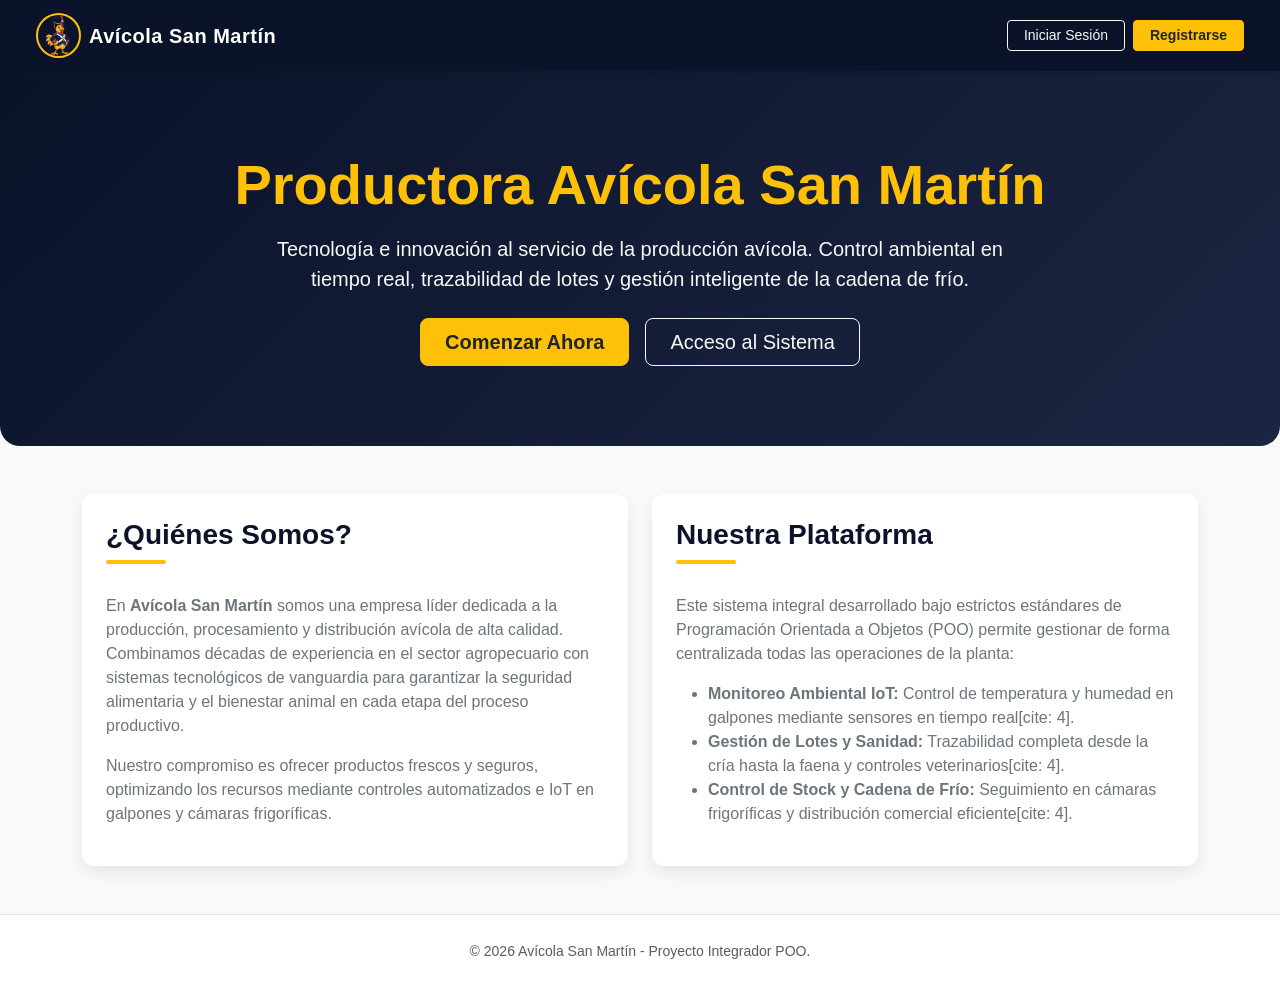
<file: superProyectoAvicola/public/index.html>
<!DOCTYPE html>
<html lang="es">
<head>
    <meta charset="UTF-8">
    <meta name="viewport" content="width=device-width, initial-scale=1.0">
    <title>Avícola San Martín - Inicio</title>
    <!-- Bootstrap CSS -->
    <link href="https://cdn.jsdelivr.net/npm/bootstrap@5.3.0/dist/css/bootstrap.min.css" rel="stylesheet">
    <!-- CSS Exclusivo del Index -->
    <link rel="stylesheet" href="css/index.css">
</head>
<body>

    <!-- Navbar con el nombre y el logo -->
    <nav class="navbar navbar-expand-lg navbar-dark px-4">
        <div class="container-fluid">
            <a class="navbar-brand d-flex align-items-center gap-2" href="index.html">
                <!-- Asegúrate de guardar la imagen del logo en src/main/webapp/img/logo.jpg -->
                <img src="img/logo.png" alt="Logo Avícola San Martín">
                <span>Avícola San Martín</span>
            </a>
            <div class="d-flex gap-2">
                <a href="login.html" class="btn btn-outline-light btn-sm px-3">Iniciar Sesión</a>
                <a href="register.html" class="btn btn-warning btn-sm px-3 text-dark fw-bold">Registrarse</a>
            </div>
        </div>
    </nav>

    <!-- Sección Hero de Presentación -->
    <header class="hero-section text-center">
        <div class="container">
            <h1 class="display-4 mb-3"> Productora Avícola San Martín</h1>
            <p class="lead text-light mb-4 col-md-8 mx-auto">
                Tecnología e innovación al servicio de la producción avícola. Control ambiental en tiempo real, trazabilidad de lotes y gestión inteligente de la cadena de frío.
            </p>
            <div class="d-flex justify-content-center gap-3">
                <a href="register.html" class="btn btn-warning btn-lg text-dark fw-bold px-4">Comenzar Ahora</a>
                <a href="login.html" class="btn btn-outline-light btn-lg px-4">Acceso al Sistema</a>
            </div>
        </div>
    </header>

    <!-- Contenido Principal (Breve introducción y Quiénes somos) -->
    <main class="container my-5">
        <div class="row g-4">
            <!-- Quiénes Somos -->
            <div class="col-md-6">
                <div class="card card-custom p-4 h-100 bg-white">
                    <h3 class="section-title">¿Quiénes Somos?</h3>
                    <p class="text-secondary">
                        En <strong>Avícola San Martín</strong> somos una empresa líder dedicada a la producción, procesamiento y distribución avícola de alta calidad. Combinamos décadas de experiencia en el sector agropecuario con sistemas tecnológicos de vanguardia para garantizar la seguridad alimentaria y el bienestar animal en cada etapa del proceso productivo.
                    </p>
                    <p class="text-secondary">
                        Nuestro compromiso es ofrecer productos frescos y seguros, optimizando los recursos mediante controles automatizados e IoT en galpones y cámaras frigoríficas.
                    </p>
                </div>
            </div>

            <!-- Qué encontrarás en la plataforma -->
            <div class="col-md-6">
                <div class="card card-custom p-4 h-100 bg-white">
                    <h3 class="section-title">Nuestra Plataforma</h3>
                    <p class="text-secondary">
                        Este sistema integral desarrollado bajo estrictos estándares de Programación Orientada a Objetos (POO) permite gestionar de forma centralizada todas las operaciones de la planta:
                    </p>
                    <ul class="text-secondary">
                        <li><strong>Monitoreo Ambiental IoT:</strong> Control de temperatura y humedad en galpones mediante sensores en tiempo real[cite: 4].</li>
                        <li><strong>Gestión de Lotes y Sanidad:</strong> Trazabilidad completa desde la cría hasta la faena y controles veterinarios[cite: 4].</li>
                        <li><strong>Control de Stock y Cadena de Frío:</strong> Seguimiento en cámaras frigoríficas y distribución comercial eficiente[cite: 4].</li>
                    </ul>
                </div>
            </div>
        </div>
    </main>

    <!-- Footer -->
    <footer class="text-center py-4 text-muted bg-white border-top mt-5">
        <small>&copy; 2026 Avícola San Martín - Proyecto Integrador POO.</small>
    </footer>

    <!-- Script Exclusivo del Index -->
    <script src="js/index.js"></script>
</body>
</html>
</file>
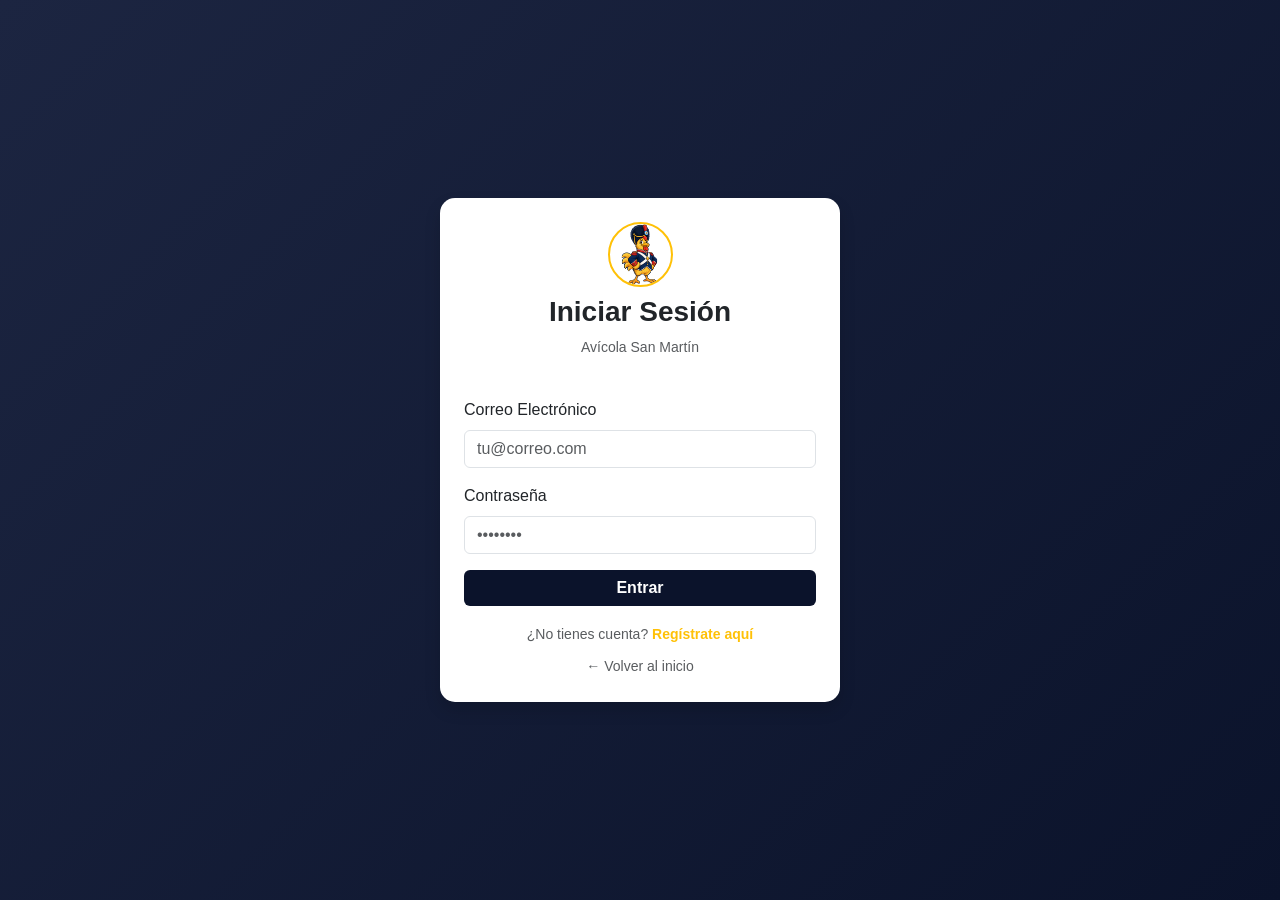
<file: superProyectoAvicola/public/camaras.html>
<!DOCTYPE html>
<html lang="es">
<head>
    <meta charset="UTF-8">
    <meta name="viewport" content="width=device-width, initial-scale=1.0">
    <title>Avícola San Martín - Cámaras Frigoríficas</title>
    <link rel="stylesheet" href="css/dashboard.css">
    <link rel="stylesheet" href="css/stock.css"> <!-- Reutilizamos estilos limpios de tablas y tarjetas -->
</head>
<body>
    <header class="navbar">
        <div class="logo-container">
            <img src="img/logo.png" alt="Avícola San Martín" class="logo">
            <h2>Avícola San Martín</h2>
        </div>
        <div class="user-info">
            <span id="userEmail">Cargando usuario...</span>
            <button id="btnLogout" class="btn-logout" type="button">Cerrar Sesión</button>
        </div>
    </header>

    <div class="main-container">
        <aside class="sidebar">
            <nav>
                <ul>
                    <li><a href="dashboard.html"> Panel Principal</a></li>
                    <li><a href="produccion.html"> Producción</a></li>
                    <li><a href="galpones.html"> Galpones y Aves</a></li>
                    <li><a href="sensores.html"> Sensores y Clima</a></li>
                    <li><a href="ventas.html"> Clientes y Ventas</a></li>
                    <li><a href="stock.html"> Stock e Insumos</a></li>
                    <li><a href="camaras.html" class="active"> Cámaras y Frío</a></li>
                    <li><a href="sanidad.html"> Sanidad y Lotes</a></li>
                </ul>
            </nav>
        </aside>

        <main class="content">
            <div class="welcome-banner">
                <h1>Control de Cámaras Frigoríficas</h1>
                <p>Monitoreo en tiempo real de la capacidad y el estado de la cadena de frío.</p>
            </div>

            <section class="cards-grid">
                <div class="card">
                    <h3>Cámaras Activas</h3>
                    <p class="card-value" id="totalCamarasCard">0</p>
                </div>
            </section>

            <div class="card table-card" style="margin-top: 1.5rem;">
                <h3>Estado de Cámaras Frigoríficas</h3>
                <div class="table-responsive">
                    <table class="data-table">
                        <thead>
                            <tr>
                                <th>ID Cámara</th>
                                <th>Capacidad (Unidades/Kg)</th>
                                <th>Estado de Cadena de Frío</th>
                            </tr>
                        </thead>
                        <tbody id="tablaCamarasBody">
                            <tr>
                                <td colspan="3" class="fila-vacia">Cargando cámaras...</td>
                            </tr>
                        </tbody>
                    </table>
                </div>
            </div>
        </main>
    </div>

    <script src="js/camaras.js"></script>
</body>
</html>
</file>
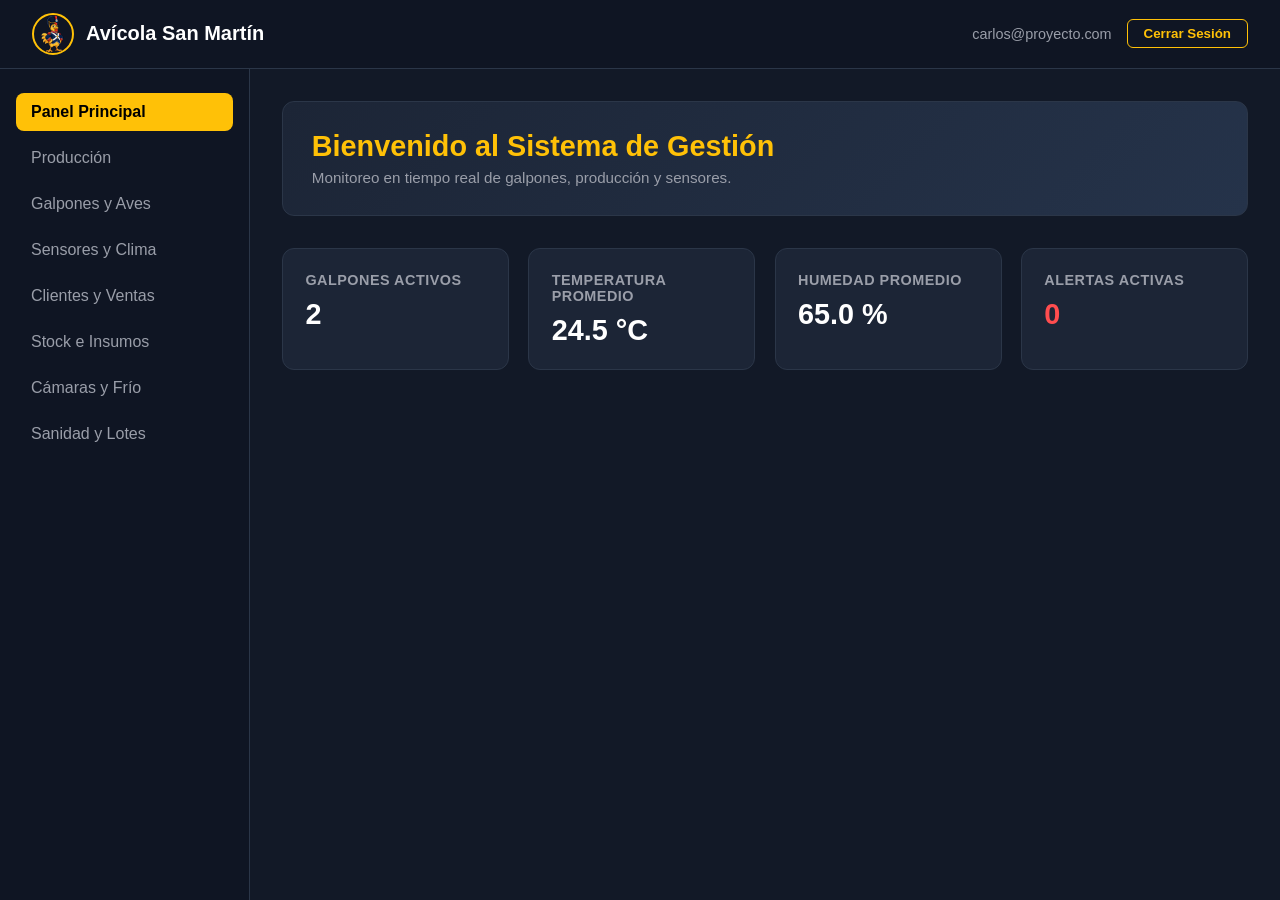
<file: superProyectoAvicola/public/dashboard.html>
<!DOCTYPE html>
<html lang="es">
<head>
    <meta charset="UTF-8">
    <meta name="viewport" content="width=device-width, initial-scale=1.0">
    <title>Avícola San Martín - Panel Principal</title>
    <link rel="stylesheet" href="css/dashboard.css">
</head>
<body>
    <!-- Barra de navegación superior -->
    <header class="navbar">
        <div class="logo-container">
            <img src="img/logo.png" alt="Avícola San Martín" class="logo">
            <h2>Avícola San Martín</h2>
        </div>
        <div class="user-info">
            <span id="userEmail">Cargando usuario...</span>
            <button id="btnLogout" class="btn-logout">Cerrar Sesión</button>
        </div>
    </header>

    <div class="main-container">
        <!-- Menú Lateral -->
        <aside class="sidebar">
            <nav>
                <ul>
                    <li><a href="#" class="active"> Panel Principal</a></li>
                    <li><a href="produccion.html"> Producción</a></li>
                    <li><a href="galpones.html"> Galpones y Aves</a></li>
                    <li><a href="sensores.html"> Sensores y Clima</a></li>
                    <li><a href="ventas.html"> Clientes y Ventas</a></li>
                    <li><a href="stock.html"> Stock e Insumos</a></li>
                    <li><a href="camaras.html"> Cámaras y Frío</a></li>
                    <li><a href="sanidad.html"> Sanidad y Lotes</a></li>
                </ul>
            </nav>
        </aside>

        <!-- Contenido Central -->
        <main class="content">
            <section class="welcome-banner">
                <h1>Bienvenido al Sistema de Gestión</h1>
                <p>Monitoreo en tiempo real de galpones, producción y sensores.</p>
            </section>

            <!-- Tarjetas de Resumen / Métricas Rápidas -->
            <section class="cards-grid">
                <div class="card">
                    <h3>Galpones Activos</h3>
                    <p class="card-value" id="totalGalpones">--</p>
                </div>
                <div class="card">
                    <h3>Temperatura Promedio</h3>
                    <p class="card-value" id="tempPromedio">-- °C</p>
                </div>
                <div class="card">
                    <h3>Humedad Promedio</h3>
                    <p class="card-value" id="humedadPromedio">-- %</p>
                </div>
                <div class="card">
                    <h3>Alertas Activas</h3>
                    <p class="card-value alert-text" id="totalAlertas">0</p>
                </div>
            </section>
        </main>
    </div>

    <script src="js/dashboard.js"></script>
</body>
</html>
</file>
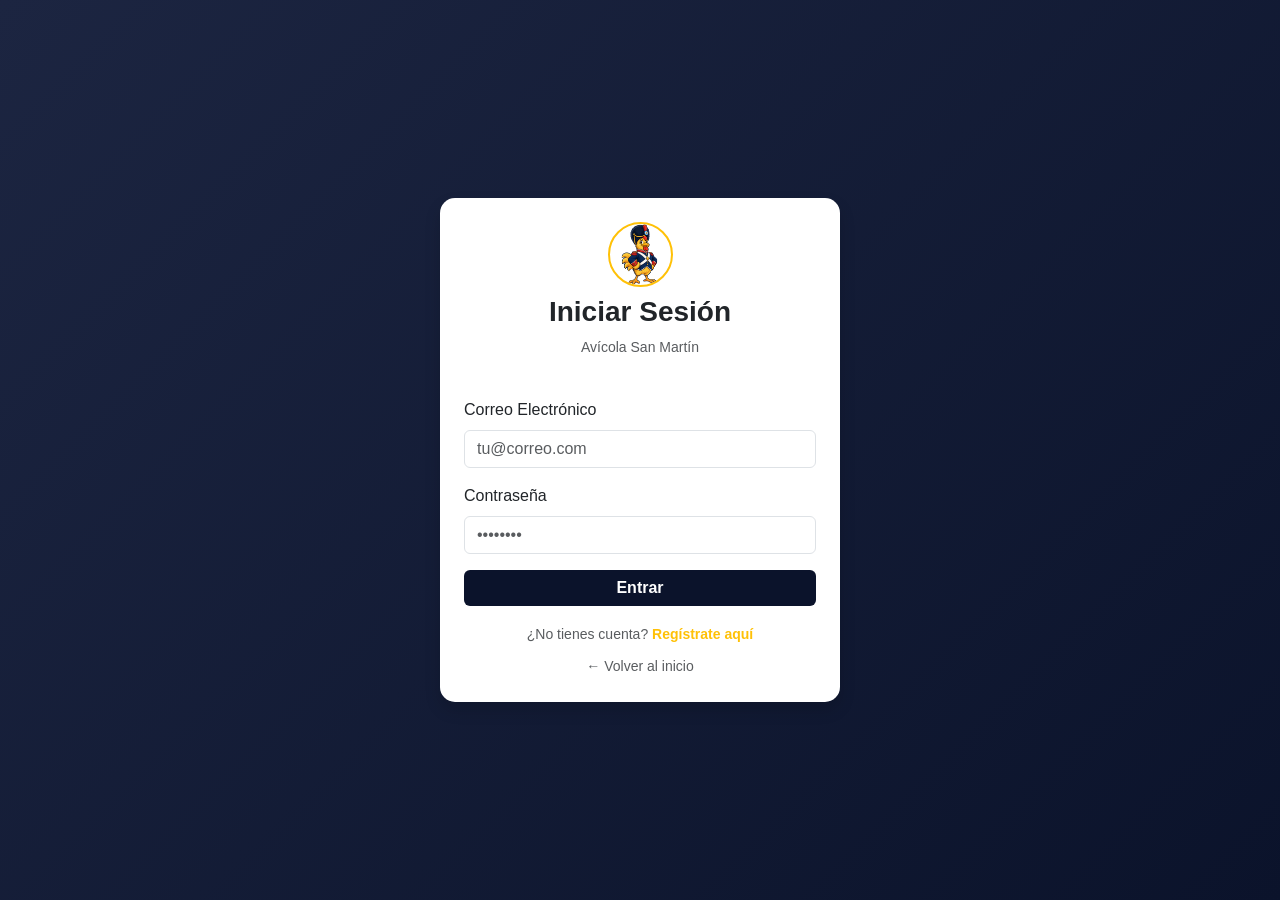
<file: superProyectoAvicola/public/galpones.html>
<!DOCTYPE html>
<html lang="es">
<head>
    <meta charset="UTF-8">
    <meta name="viewport" content="width=device-width, initial-scale=1.0">
    <title>Avícola San Martín - Galpones y Aves</title>
    <link rel="stylesheet" href="css/dashboard.css">
    <link rel="stylesheet" href="css/galpones.css">
</head>
<body>
    <!-- Barra de navegación superior -->
    <header class="navbar">
        <div class="logo-container">
            <img src="img/logo.png" alt="Avícola San Martín" class="logo">
            <h2>Avícola San Martín</h2>
        </div>
        <div class="user-info">
            <span id="userEmail">Cargando usuario...</span>
            <button id="btnLogout" class="btn-logout" type="button">Cerrar Sesión</button>
        </div>
    </header>

    <div class="main-container">
        <!-- Menú Lateral -->
        <aside class="sidebar">
            <nav>
                <ul>
                    <li><a href="dashboard.html"> Panel Principal</a></li>
                    <li><a href="produccion.html"> Producción</a></li>
                    <li><a href="galpones.html" class="active"> Galpones y Aves</a></li>
                    <li><a href="sensores.html"> Sensores y Clima</a></li>
                    <li><a href="ventas.html"> Clientes y Ventas</a></li>
                    <li><a href="stock.html"> Stock e Insumos</a></li>
                    <li><a href="camaras.html" > Cámaras y Frío</a></li>
                    <li><a href="sanidad.html"> Sanidad y Lotes</a></li>
                </ul>
            </nav>
        </aside>

        <!-- Contenido Central -->
        <main class="content">
            <div class="welcome-banner">
                <h1>Gestión de Galpones e Infraestructura</h1>
                <p>Administra los galpones de cría y el control de capacidad máxima de aves.</p>
            </div>

            <!-- Resumen de Métricas -->
            <section class="cards-grid">
                <div class="card">
                    <h3>Galpones Registrados</h3>
                    <p class="card-value" id="totalGalponesCard">0</p>
                </div>
            </section>

            <div class="galpones-grid-layout">
                <!-- Formulario de Registro (Solo visible/habilitado para Administradores) -->
                <div class="card form-card" id="cardFormularioGalpon">
                    <h3>Registrar Nuevo Galpón</h3>
                    <form id="formGalpon" novalidate>
                        <div class="mb-3">
                            <label for="nombreGalpon" class="form-label">Nombre del Galpón</label>
                            <input type="text" class="form-control" id="nombreGalpon" required placeholder="Ej: Galpón Norte de Engorde">
                        </div>
                        <div class="mb-3">
                            <label for="capacidadMaxima" class="form-label">Capacidad Máxima (Aves)</label>
                            <input type="number" class="form-control" id="capacidadMaxima" required min="1" placeholder="Ej: 5000">
                        </div>
                        <p class="form-error" id="mensajeErrorGalpon" role="alert"></p>
                        <button type="submit" class="btn-submit">Guardar Galpón</button>
                    </form>
                </div>

                <!-- Tabla de Datos -->
                <div class="card table-card">
                    <h3>Galpones Activos</h3>
                    <div class="table-responsive">
                        <table class="data-table">
                            <thead>
                                <tr>
                                    <th>ID</th>
                                    <th>Nombre del Galpón</th>
                                    <th>Capacidad Máxima</th>
                                </tr>
                            </thead>
                            <tbody id="tablaGalponesBody">
                                <tr>
                                    <td colspan="3" class="fila-vacia">Cargando galpones...</td>
                                </tr>
                            </tbody>
                        </table>
                    </div>
                </div>
            </div>
        </main>
    </div>

    <script src="js/galpones.js"></script>
</body>
</html>
</file>
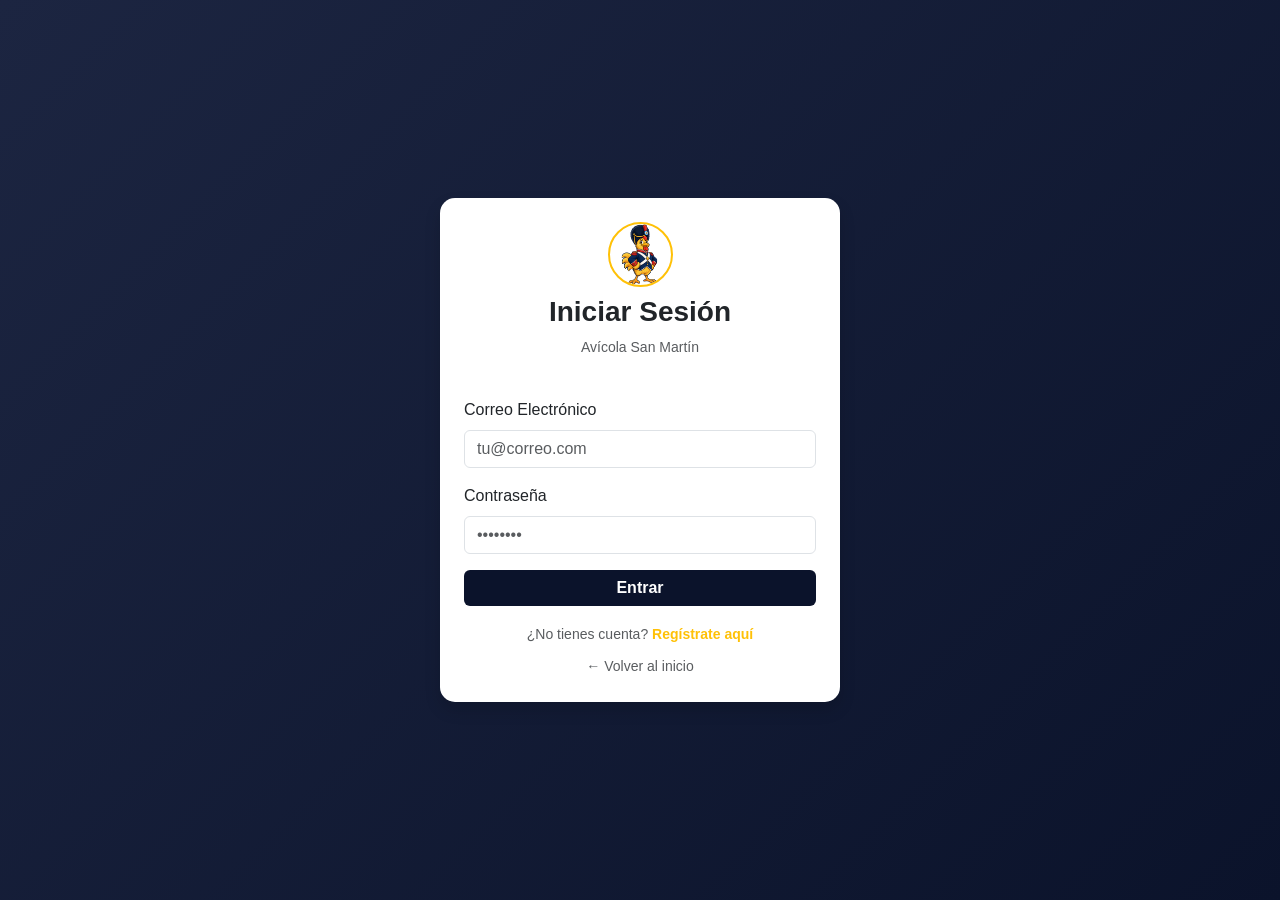
<file: superProyectoAvicola/public/login.html>
<!DOCTYPE html>
<html lang="es">
<head>
    <meta charset="UTF-8">
    <meta name="viewport" content="width=device-width, initial-scale=1.0">
    <title>Avícola San Martín - Iniciar Sesión</title>
    <link href="https://cdn.jsdelivr.net/npm/bootstrap@5.3.0/dist/css/bootstrap.min.css" rel="stylesheet">
    <link rel="stylesheet" href="css/login.css">
</head>
<body class="bg-light d-flex align-items-center justify-content-center vh-100">

    <div class="card shadow p-4" style="width: 100%; max-width: 400px;">
        <div class="text-center mb-4">
            <img src="img/logo.png" alt="Logo" width="60" height="60" class="rounded-circle border border-warning mb-2">
            <h3 class="fw-bold text-dark">Iniciar Sesión</h3>
            <p class="text-muted small">Avícola San Martín</p>
        </div>

        <form id="formLogin">
            <div class="mb-3">
                <label for="emailLogin" class="form-label">Correo Electrónico</label>
                <input type="email" class="form-control" id="emailLogin" required placeholder="tu@correo.com">
            </div>
            <div class="mb-3">
                <label for="passwordLogin" class="form-label">Contraseña</label>
                <input type="password" class="form-control" id="passwordLogin" required placeholder="••••••••">
            </div>
            <button type="submit" class="btn btn-dark w-100 fw-bold">Entrar</button>
        </form>

        <div class="text-center mt-3">
            <small class="text-muted">¿No tienes cuenta? <a href="register.html" class="text-decoration-none fw-bold text-warning">Regístrate aquí</a></small>
        </div>
        <div class="text-center mt-2">
            <a href="index.html" class="text-muted small text-decoration-none">← Volver al inicio</a>
        </div>
    </div>

    <!-- JS exclusivo de login -->
    <script src="js/login.js"></script>
</body>
</html>
</file>
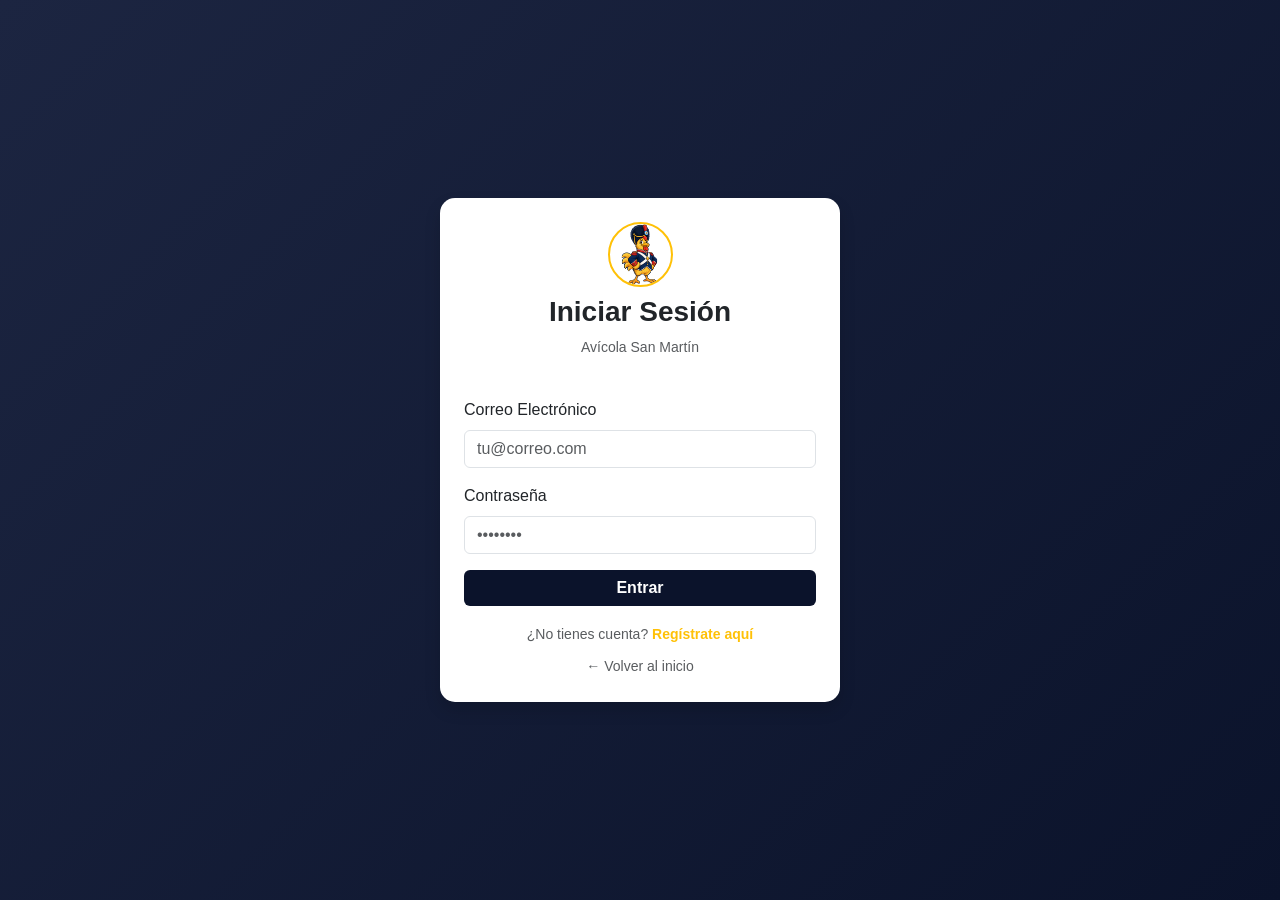
<file: superProyectoAvicola/public/produccion.html>
<!DOCTYPE html>
<html lang="es">
<head>
    <meta charset="UTF-8">
    <meta name="viewport" content="width=device-width, initial-scale=1.0">
    <title>Avícola San Martín - Producción</title>
    <link rel="stylesheet" href="css/dashboard.css">
    <link rel="stylesheet" href="css/produccion.css">
</head>
<body>
    <header class="navbar">
        <div class="logo-container">
            <img src="img/logo.png" alt="Avícola San Martín" class="logo">
            <h2>Avícola San Martín</h2>
        </div>
        <div class="user-info">
            <span id="userEmail">Cargando usuario...</span>
            <button id="btnLogout" class="btn-logout" type="button">Cerrar Sesión</button>
        </div>
    </header>

    <div class="main-container">
        <aside class="sidebar">
            <nav>
                <ul>
                    <li><a href="dashboard.html"> Panel Principal</a></li>
                    <li><a href="produccion.html" class="active"> Producción</a></li>
                    <li><a href="galpones.html"> Galpones y Aves</a></li>
                    <li><a href="sensores.html"> Sensores y Clima</a></li>
                    <li><a href="ventas.html"> Clientes y Ventas</a></li>
                    <li><a href="stock.html"> Stock e Insumos</a></li>
                    <li><a href="camaras.html"> Cámaras y Frío</a></li>
                    <li><a href="sanidad.html"> Sanidad y Lotes</a></li>
                </ul>
            </nav>
        </aside>

        <main class="content">
            <div class="welcome-banner">
                <h1>Gestión de Producción</h1>
                <p>Monitoreo y registro de las actividades productivas y operativas de la granja.</p>
            </div>

            <section class="cards-grid">
                <div class="card">
                    <h3>Registros Totales</h3>
                    <p class="card-value" id="totalRegistros">0</p>
                </div>
            </section>

            <div class="produccion-grid-layout">
                <section class="card form-card">
                    <h3 id="tituloFormulario">Registrar Operación</h3>
                    <form id="formProduccion" novalidate>
                        <div class="mb-3">
                            <label for="idLote" class="form-label">ID del Lote</label>
                            <input type="number" id="idLote" class="form-control" required placeholder="Ej: 1">
                        </div>
                        <div class="mb-3">
                            <label for="cantidadAves" class="form-label">Cantidad de Aves Faenadas</label>
                            <input type="number" id="cantidadAves" class="form-control" required placeholder="Ej: 1200">
                        </div>
                        <div class="mb-3">
                            <label for="pesoTotal" class="form-label">Peso Total Obtenido (Kg)</label>
                            <input type="number" step="0.01" id="pesoTotal" class="form-control" required placeholder="Ej: 2750.50">
                        </div>
                        <p id="mensajeError" class="form-error"></p>
                        <div class="form-actions">
                            <button type="submit" class="btn-submit" id="btnGuardar">Guardar Registro</button>
                        </div>
                    </form>
                </section>

                <section class="card table-card">
                    <div class="table-heading">
                        <h3>Historial Productivo</h3>
                    </div>
                    <div class="table-responsive">
                        <table class="data-table">
                            <thead>
                                <tr>
                                    <th>ID</th>
                                    <th>Fecha</th>
                                    <th>Detalle</th>
                                </tr>
                            </thead>
                            <tbody id="tablaProduccionBody">
                                <tr><td colspan="3" class="fila-vacia">Cargando registros...</td></tr>
                            </tbody>
                        </table>
                    </div>
                </section>
            </div>
        </main>
    </div>
    <script src="js/produccion.js"></script>
</body>
</html>
</file>
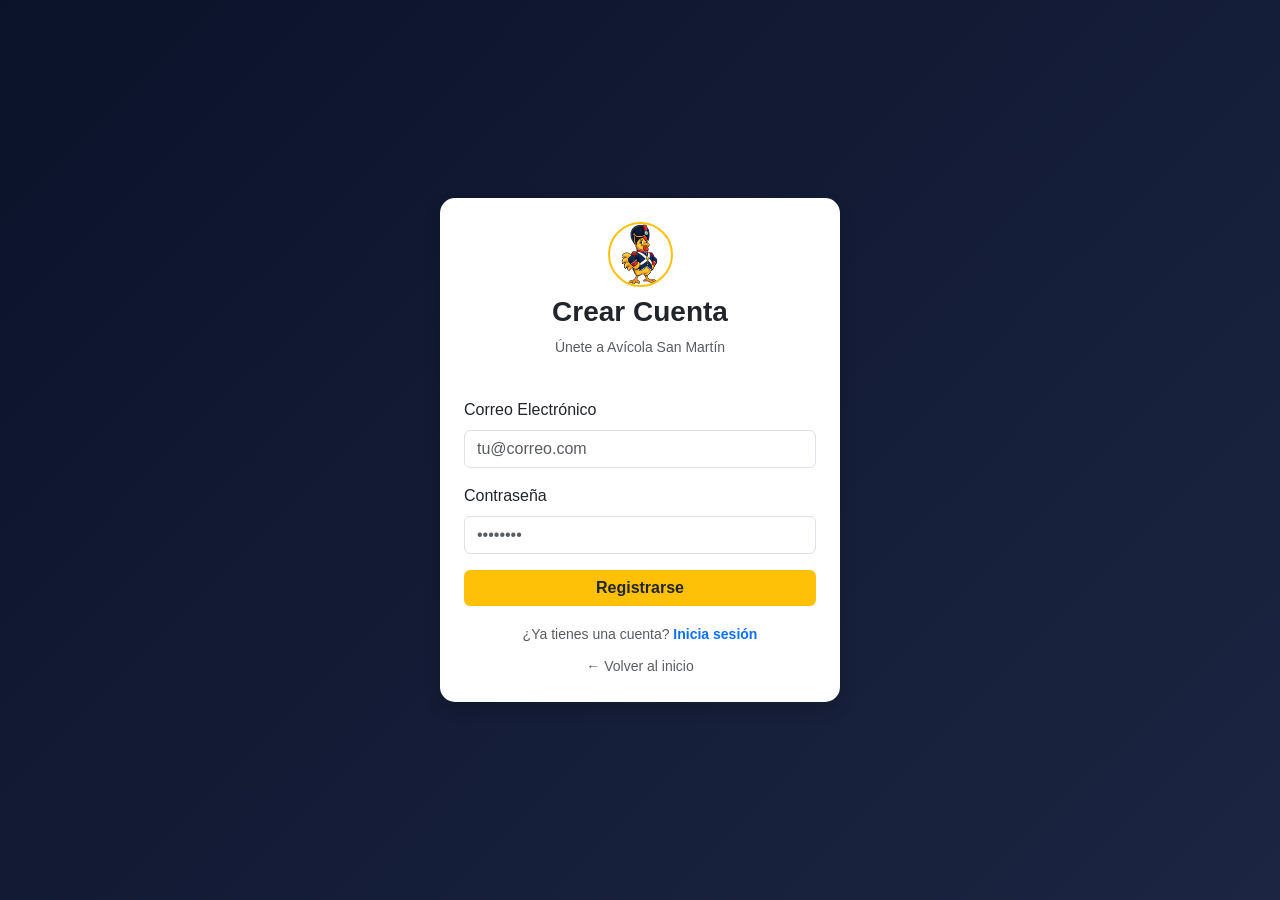
<file: superProyectoAvicola/public/register.html>
<!DOCTYPE html>
<html lang="es">
<head>
    <meta charset="UTF-8">
    <meta name="viewport" content="width=device-width, initial-scale=1.0">
    <title>Avícola San Martín - Registro</title>
    <link href="https://cdn.jsdelivr.net/npm/bootstrap@5.3.0/dist/css/bootstrap.min.css" rel="stylesheet">
    <link rel="stylesheet" href="css/register.css">
</head>
<body class="bg-light d-flex align-items-center justify-content-center vh-100">

    <div class="card shadow p-4" style="width: 100%; max-width: 400px;">
        <div class="text-center mb-4">
            <img src="img/logo.png" alt="Logo" width="60" height="60" class="rounded-circle border border-warning mb-2">
            <h3 class="fw-bold text-dark">Crear Cuenta</h3>
            <p class="text-muted small">Únete a Avícola San Martín</p>
        </div>

        <!-- Formulario con ID para capturarlo desde el JS -->
        <form id="formRegister">
            <div class="mb-3">
                <label for="email" class="form-label">Correo Electrónico</label>
                <input type="email" class="form-control" id="email" required placeholder="tu@correo.com">
            </div>
            <div class="mb-3">
                <label for="contrasena" class="form-label">Contraseña</label>
                <input type="password" class="form-control" id="contrasena" required placeholder="••••••••">
            </div>
            <button type="submit" class="btn btn-warning w-100 fw-bold text-dark">Registrarse</button>
        </form>

        <div class="text-center mt-3">
            <small class="text-muted">¿Ya tienes una cuenta? <a href="login.html" class="text-decoration-none fw-bold">Inicia sesión</a></small>
        </div>
        <div class="text-center mt-2">
            <a href="index.html" class="text-muted small text-decoration-none">← Volver al inicio</a>
        </div>
    </div>

    <!-- JS exclusivo de registro -->
    <script src="js/register.js"></script>
</body>
</html>
</file>
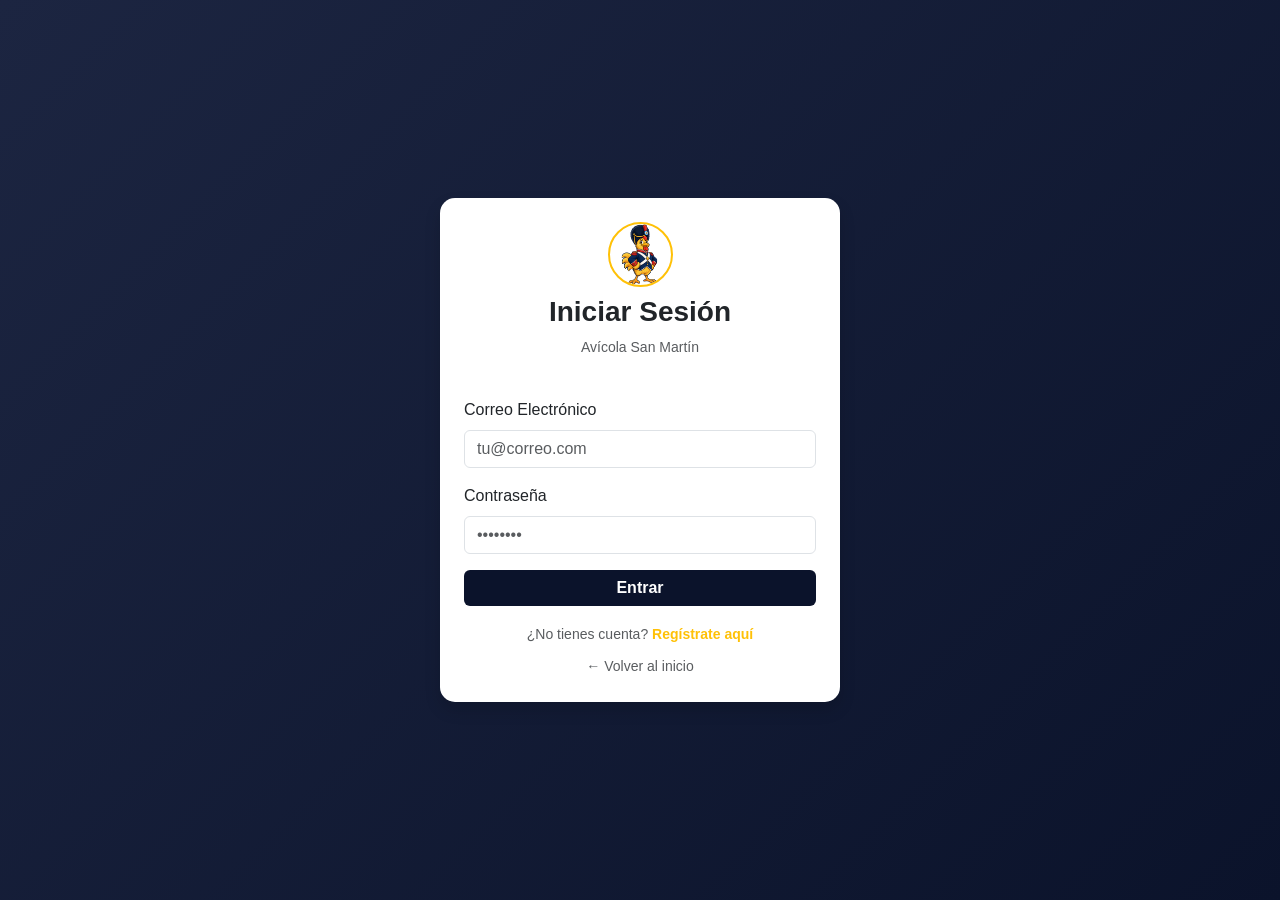
<file: superProyectoAvicola/public/sanidad.html>
<!DOCTYPE html>
<html lang="es">
<head>
    <meta charset="UTF-8">
    <meta name="viewport" content="width=device-width, initial-scale=1.0">
    <title>Avícola San Martín - Sanidad y Controles</title>
    <link rel="stylesheet" href="css/dashboard.css">
    <link rel="stylesheet" href="css/stock.css">
</head>
<body>
    <header class="navbar">
        <div class="logo-container">
            <img src="img/logo.png" alt="Avícola San Martín" class="logo">
            <h2>Avícola San Martín</h2>
        </div>
        <div class="user-info">
            <span id="userEmail">Cargando usuario...</span>
            <button id="btnLogout" class="btn-logout" type="button">Cerrar Sesión</button>
        </div>
    </header>

    <div class="main-container">
        <aside class="sidebar">
            <nav>
                <ul>
                    <li><a href="dashboard.html"> Panel Principal</a></li>
                    <li><a href="produccion.html"> Producción</a></li>
                    <li><a href="galpones.html"> Galpones y Aves</a></li>
                    <li><a href="sensores.html"> Sensores y Clima</a></li>
                    <li><a href="ventas.html"> Clientes y Ventas</a></li>
                    <li><a href="stock.html"> Stock e Insumos</a></li>
                    <li><a href="camaras.html"> Cámaras y Frío</a></li>
                    <li><a href="sanidad.html" class="active"> Sanidad y Lotes</a></li>
                </ul>
            </nav>
        </aside>

        <main class="content">
            <div class="welcome-banner">
                <h1>Controles de Sanidad Veterinaria</h1>
                <p>Registro y seguimiento de sanidad en lotes de aves y control de bajas.</p>
            </div>

            <section class="cards-grid">
                <div class="card">
                    <h3>Controles Registrados</h3>
                    <p class="card-value" id="totalControlesCard">0</p>
                </div>
            </section>

            <div class="stock-grid-layout" style="margin-top: 1.5rem;">
                <!-- Formulario solo para Administradores / Veterinarios -->
                <div class="card form-card" id="cardFormularioSanidad">
                    <h3>Registrar Control Sanitario</h3>
                    <form id="formSanidad" novalidate>
                        <div class="mb-3">
                            <label for="idLote" class="form-label">ID del Lote</label>
                            <input type="number" class="form-control" id="idLote" required placeholder="Ej: 1">
                        </div>
                        <div class="mb-3">
                            <label for="cantidadBajas" class="form-label">Cantidad de Bajas</label>
                            <input type="number" class="form-control" id="cantidadBajas" required min="0" placeholder="Ej: 5">
                        </div>
                        <div class="mb-3">
                            <label for="observaciones" class="form-label">Observaciones Veterinarias</label>
                            <input type="text" class="form-control" id="observaciones" required placeholder="Ej: Estado general saludable">
                        </div>
                        <button type="submit" class="btn-submit">Guardar Control</button>
                    </form>
                </div>

                <!-- Tabla de Controles -->
                <div class="card table-card">
                    <h3>Historial de Controles</h3>
                    <div class="table-responsive">
                        <table class="data-table">
                            <thead>
                                <tr>
                                    <th>ID Control</th>
                                    <th>ID Lote</th>
                                    <th>Bajas</th>
                                    <th>Observaciones</th>
                                </tr>
                            </thead>
                            <tbody id="tablaSanidadBody">
                                <tr>
                                    <td colspan="4" class="fila-vacia">Cargando registros sanitarios...</td>
                                </tr>
                            </tbody>
                        </table>
                    </div>
                </div>
            </div>
        </main>
    </div>

    <script src="js/sanidad.js"></script>
</body>
</html>
</file>
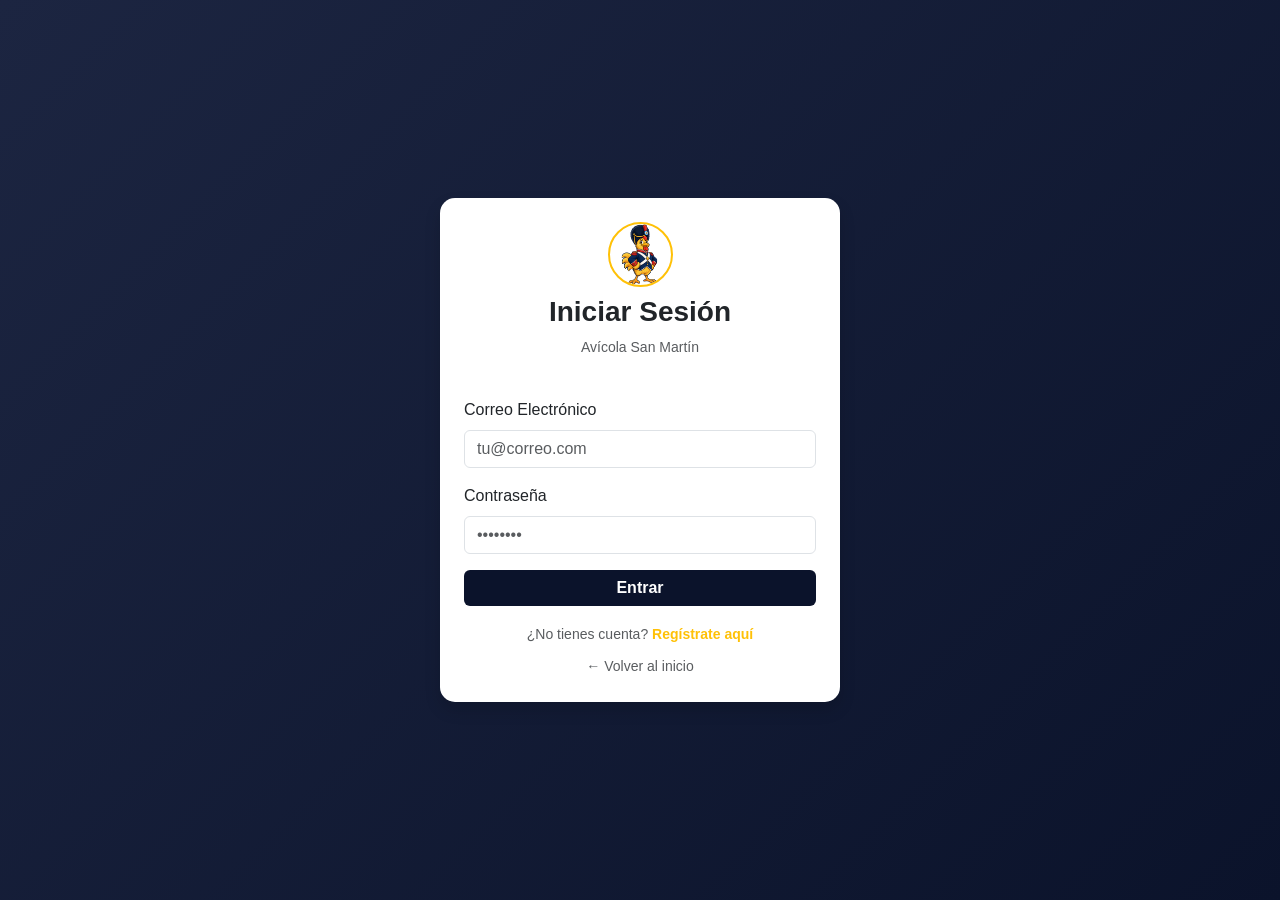
<file: superProyectoAvicola/public/sensores.html>
<!DOCTYPE html>
<html lang="es">
<head>
    <meta charset="UTF-8">
    <meta name="viewport" content="width=device-width, initial-scale=1.0">
    <title>Avícola San Martín - Gestión de Sensores</title>
    <link rel="stylesheet" href="css/dashboard.css">
    <link rel="stylesheet" href="css/sensores.css">
</head>
<body>
    <!-- Barra de navegación superior -->
    <header class="navbar">
        <div class="logo-container">
            <img src="img/logo.png" alt="Avícola San Martín" class="logo">
            <h2>Avícola San Martín</h2>
        </div>
        <div class="user-info">
            <span id="userEmail">Cargando usuario...</span>
            <button id="btnLogout" class="btn-logout">Cerrar Sesión</button>
        </div>
    </header>

    <div class="main-container">
        <!-- Menú Lateral -->
        <aside class="sidebar">
            <nav>
                <ul>
                    <li><a href="dashboard.html"> Panel Principal</a></li>
                    <li><a href="produccion.html"> Producción</a></li>
                    <li><a href="galpones.html"> Galpones y Aves</a></li>
                    <li><a href="sensores.html" class="active"> Sensores y Clima</a></li>
                    <li><a href="ventas.html"> Clientes y Ventas</a></li>
                    <li><a href="stock.html"> Stock e Insumos</a></li>
                    <li><a href="camaras.html"> Cámaras y Frío</a></li>
                    <li><a href="sanidad.html"> Sanidad y Lotes</a></li>
                </ul>
            </nav>
        </aside>

        <!-- Contenido Central -->
        <main class="content">
            <div class="welcome-banner">
                <h1>Gestión de Sensores</h1>
                <p>Monitorea y registra los dispositivos de temperatura y humedad instalados en los galpones.</p>
            </div>

            <div class="sensores-grid-layout">
                <!-- Formulario para agregar sensor -->
                <div class="card form-card">
                    <h3>Registrar Nuevo Sensor</h3>
                    <form id="formSensor">
                        <div class="mb-3">
                            <label for="tipoSensor" class="form-label">Tipo de Sensor</label>
                            <input type="text" class="form-control" id="tipoSensor" required placeholder="Ej: Temperatura / Humedad">
                        </div>
                        <div class="mb-3">
                            <label for="ubicacion" class="form-label">Ubicación / Galpón</label>
                            <input type="text" class="form-control" id="ubicacion" required placeholder="Ej: Galpón A - Sector 1">
                        </div>
                        <button type="submit" class="btn-submit">Guardar Sensor</button>
                    </form>
                </div>

                <!-- Tabla de sensores existentes -->
                <div class="card table-card">
                    <h3>Sensores Registrados</h3>
                    <div class="table-responsive">
                        <table class="data-table">
                            <thead>
                                <tr>
                                    <th>ID</th>
                                    <th>Tipo</th>
                                    <th>Ubicación</th>
                                </tr>
                            </thead>
                            <tbody id="tablaSensoresBody">
                                <tr>
                                    <td colspan="3" style="text-align: center;">Cargando sensores...</td>
                                </tr>
                            </tbody>
                        </table>
                    </div>
                </div>
            </div>
        </main>
    </div>

    <script src="js/sensores.js"></script>
</body>
</html>
</file>
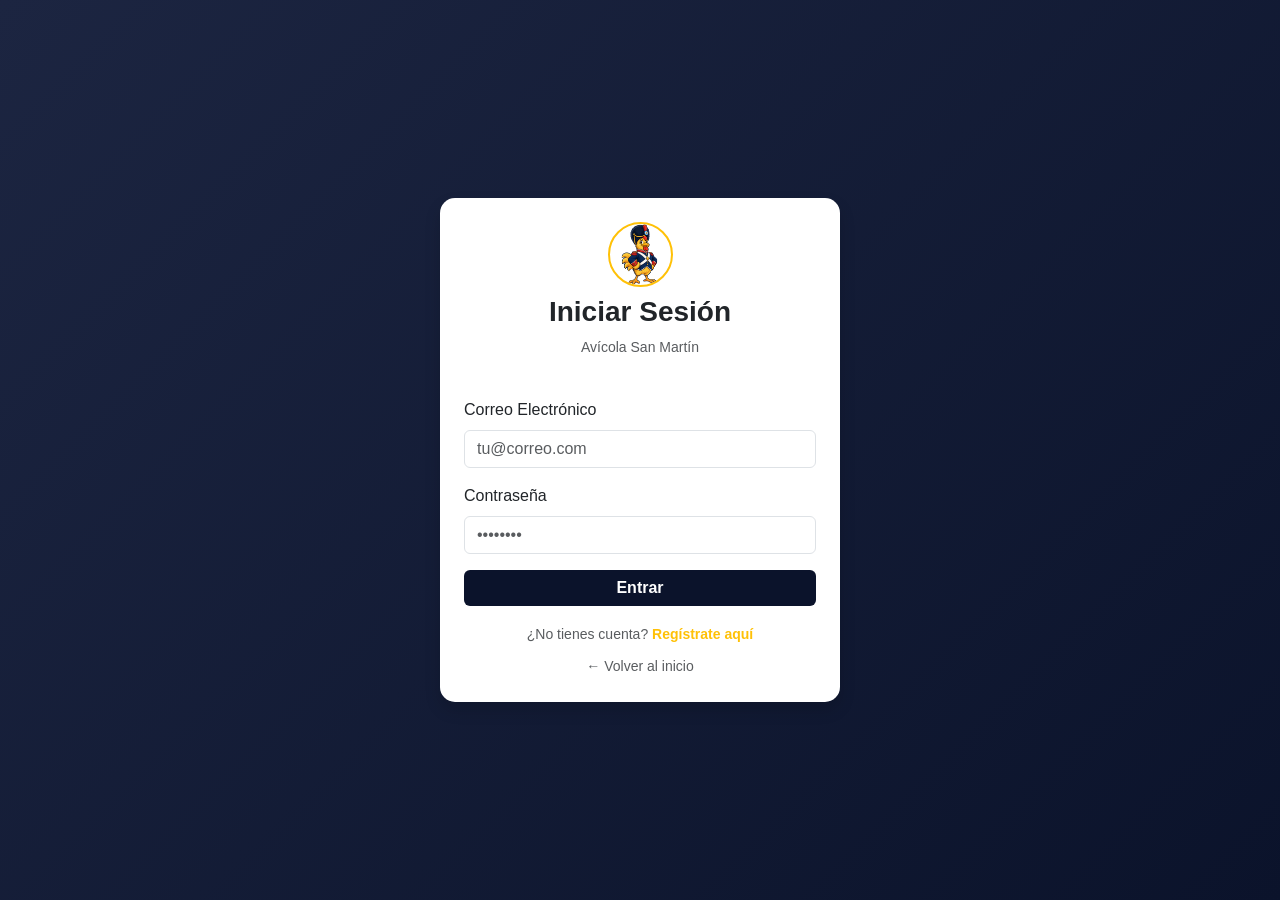
<file: superProyectoAvicola/public/stock.html>
<!DOCTYPE html>
<html lang="es">
<head>
    <meta charset="UTF-8">
    <meta name="viewport" content="width=device-width, initial-scale=1.0">
    <title>Avícola San Martín - Stock e Insumos</title>
    <link rel="stylesheet" href="css/dashboard.css">
    <link rel="stylesheet" href="css/stock.css">
</head>
<body>
    <!-- Barra de navegación superior -->
    <header class="navbar">
        <div class="logo-container">
            <img src="img/logo.png" alt="Avícola San Martín" class="logo">
            <h2>Avícola San Martín</h2>
        </div>
        <div class="user-info">
            <span id="userEmail">Cargando usuario...</span>
            <button id="btnLogout" class="btn-logout" type="button">Cerrar Sesión</button>
        </div>
    </header>

    <div class="main-container">
        <!-- Menú Lateral -->
        <aside class="sidebar">
            <nav>
                <ul>
                    <li><a href="dashboard.html"> Panel Principal</a></li>
                    <li><a href="produccion.html"> Producción</a></li>
                    <li><a href="galpones.html"> Galpones y Aves</a></li>
                    <li><a href="sensores.html"> Sensores y Clima</a></li>
                    <li><a href="ventas.html"> Clientes y Ventas</a></li>
                    <li><a href="stock.html" class="active"> Stock e Insumos</a></li>
                    <li><a href="camaras.html"> Cámaras y Frío</a></li>
                    <li><a href="sanidad.html"> Sanidad y Lotes</a></li>
                </ul>
            </nav>
        </aside>

        <!-- Contenido Central -->
        <main class="content">
            <div class="welcome-banner">
                <h1>Gestión de Stock e Insumos</h1>
                <p>Control de materias primas, alimento balanceado y productos en cámaras frigoríficas.</p>
            </div>

            <!-- Resumen de Métricas -->
            <section class="cards-grid">
                <div class="card">
                    <h3>Insumos Registrados</h3>
                    <p class="card-value" id="totalInsumosCard">0</p>
                </div>
            </section>

            <div class="stock-grid-layout">
                <!-- Formulario de Registro (Solo Administradores) -->
                <div class="card form-card" id="cardFormularioStock">
                    <h3>Registrar Nuevo Insumo</h3>
                    <form id="formInsumo" novalidate>
                        <div class="mb-3">
                            <label for="nombreInsumo" class="form-label">Nombre del Insumo / Producto</label>
                            <input type="text" id="nombreInsumo" class="form-control" required placeholder="Ej: Alimento Iniciador Aves">
                        </div>
                        <div class="mb-3">
                            <label for="cantidadInsumo" class="form-label">Cantidad / Stock Inicial</label>
                            <input type="number" id="cantidadInsumo" class="form-control" required placeholder="Ej: 1500">
                        </div>
                        <div class="form-actions">
                            <button type="submit" class="btn-submit" id="btnGuardar">Guardar Insumo</button>
                        </div>
                    </form>
                </div>

                <!-- Tabla de Datos -->
                <div class="card table-card">
                    <h3>Inventario Actual</h3>
                    <div class="table-responsive">
                        <table class="data-table">
                            <thead>
                                <tr>
                                    <th>ID</th>
                                    <th>Nombre del Insumo</th>
                                    <th>Cantidad en Stock</th>
                                </tr>
                            </thead>
                            <tbody id="tablaStockBody">
                                <tr>
                                    <td colspan="3" class="fila-vacia">Cargando inventario...</td>
                                </tr>
                            </tbody>
                        </table>
                    </div>
                </div>
            </div>
        </main>
    </div>

    <script src="js/stock.js"></script>
</body>
</html>
</file>
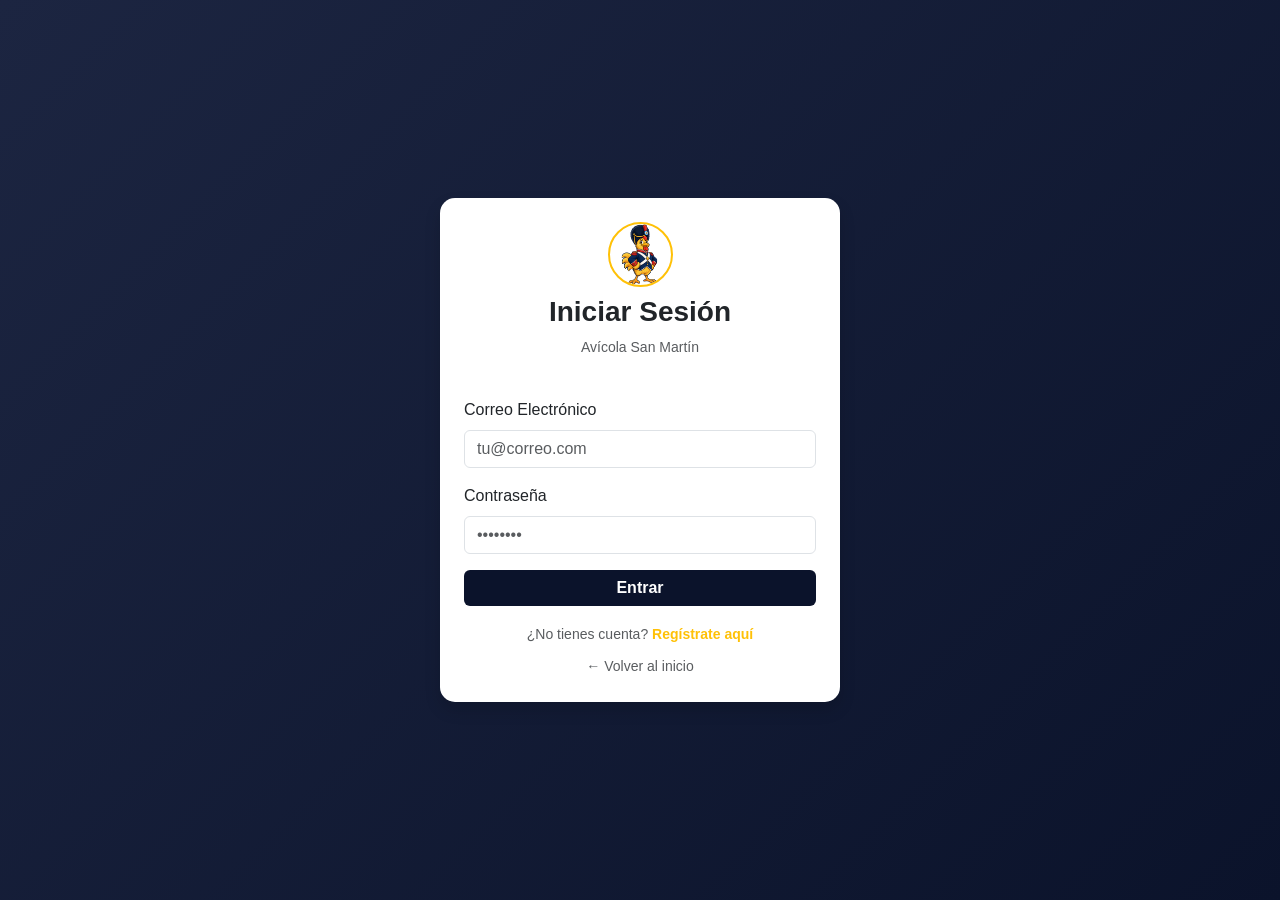
<file: superProyectoAvicola/public/ventas.html>
<!DOCTYPE html>
<html lang="es">
<head>
    <meta charset="UTF-8">
    <meta name="viewport" content="width=device-width, initial-scale=1.0">
    <title>Avícola San Martín - Clientes y Ventas</title>
    <link rel="stylesheet" href="css/dashboard.css">
    <link rel="stylesheet" href="css/ventas.css">
</head>
<body>
    <!-- Barra de navegación superior -->
    <header class="navbar">
        <div class="logo-container">
            <img src="img/logo.png" alt="Avícola San Martín" class="logo">
            <h2>Avícola San Martín</h2>
        </div>
        <div class="user-info">
            <span id="userEmail">Modo demostración</span>
            <button id="btnLogout" class="btn-logout">Cerrar Sesión</button>
        </div>
    </header>

    <div class="main-container">
        <!-- Menú Lateral -->
        <aside class="sidebar">
            <nav>
                <ul>
                    <li><a href="dashboard.html"> Panel Principal</a></li>
                    <li><a href="produccion.html"> Producción</a></li>
                    <li><a href="galpones.html"> Galpones y Aves</a></li>
                    <li><a href="sensores.html"> Sensores y Clima</a></li>
                    <li><a href="ventas.html" class="active"> Clientes y Ventas</a></li>
                    <li><a href="stock.html"> Stock e Insumos</a></li>
                    <li><a href="camaras.html" > Cámaras y Frío</a></li>
                    <li><a href="sanidad.html"> Sanidad y Lotes</a></li>
                </ul>
            </nav>
        </aside>

        <!-- Contenido Central -->
        <main class="content">
            <div class="welcome-banner">
                <h1>Gestión de Ventas</h1>
                <p>Registra las ventas realizadas a los clientes y consulta el historial de facturación.</p>
            </div>

            <!-- Resumen rápido -->
            <section class="cards-grid">
                <div class="card">
                    <h3>Ventas Registradas</h3>
                    <p class="card-value" id="totalVentas">0</p>
                </div>
                <div class="card">
                    <h3>Total Facturado</h3>
                    <p class="card-value" id="montoTotal">$ 0,00</p>
                </div>
            </section>

            <div class="ventas-grid-layout">
                <!-- Formulario para registrar una venta -->
                <div class="card form-card">
                    <h3>Registrar Nueva Venta</h3>
                    <form id="formVenta" novalidate>
                        <div class="mb-3">
                            <label for="clienteVenta" class="form-label">Cliente</label>
                            <select class="form-control" id="clienteVenta" required>
                                <option value="">Seleccionar cliente...</option>
                            </select>
                        </div>
                        <div class="mb-3">
                            <label for="fechaVenta" class="form-label">Fecha de la venta</label>
                            <input type="date" class="form-control" id="fechaVenta" required>
                        </div>
                        <div class="mb-3">
                            <label for="totalVenta" class="form-label">Total facturado ($)</label>
                            <input type="number" class="form-control" id="totalVenta" required min="0.01" step="0.01" placeholder="Ej: 125000.50">
                        </div>
                        <p class="form-error" id="mensajeError" role="alert"></p>
                        <button type="submit" class="btn-submit">Guardar Venta</button>
                    </form>
                </div>

                <!-- Tabla de ventas existentes -->
                <div class="card table-card">
                    <h3>Ventas Registradas</h3>
                    <div class="table-responsive">
                        <table class="data-table">
                            <thead>
                                <tr>
                                    <th>ID Venta</th>
                                    <th>Cliente</th>
                                    <th>Fecha</th>
                                    <th>Total Facturado</th>
                                </tr>
                            </thead>
                            <tbody id="tablaVentasBody">
                                <tr>
                                    <td colspan="4" style="text-align: center;">Cargando ventas...</td>
                                </tr>
                            </tbody>
                        </table>
                    </div>
                </div>
            </div>
        </main>
    </div>

    <script src="js/ventas.js"></script>
</body>
</html>
</file>
<file: superProyectoAvicola/public/css/index.css>
/* Estilos exclusivos para la página de inicio (Index) */
body {
    background-color: #f8f9fa;
    font-family: 'Segoe UI', Tahoma, Geneva, Verdana, sans-serif;
    color: #333;
}

/* Barra de navegación */
.navbar {
    background-color: #0b132b !important;
    box-shadow: 0 4px 6px rgba(0,0,0,0.1);
}

.navbar-brand img {
    width: 45px;
    height: 45px;
    object-fit: cover;
    border-radius: 50%;
    border: 2px solid #ffc107;
}

.navbar-brand span {
    font-weight: bold;
    color: #ffffff !important;
    letter-spacing: 0.5px;
}

/* Sección Hero / Bienvenida principal */
.hero-section {
    background: linear-gradient(135deg, #0b132b, #1c2541);
    color: white;
    padding: 80px 0;
    border-radius: 0 0 20px 20px;
    margin-bottom: 40px;
}

.hero-section h1 {
    font-weight: 800;
    color: #ffc107;
}

/* Tarjetas informativas (Quiénes somos y Características) */
.card-custom {
    border: none;
    border-radius: 12px;
    box-shadow: 0 6px 15px rgba(0,0,0,0.08);
    transition: transform 0.3s ease;
}

.card-custom:hover {
    transform: translateY(-5px);
}

.section-title {
    font-weight: 700;
    color: #0b132b;
    position: relative;
    margin-bottom: 30px;
}

.section-title::after {
    content: '';
    display: block;
    width: 60px;
    height: 4px;
    background-color: #ffc107;
    margin-top: 8px;
    border-radius: 2px;
}
</file>
<file: superProyectoAvicola/public/css/dashboard.css>
/* ==========================================
   ESTILOS DASHBOARD - AVÍCOLA SAN MARTÍN
   ========================================== */

:root {
    --bg-dark: #121927;
    --bg-card: #1c2536;
    --bg-sidebar: #0f1523;
    --primary-yellow: #ffc107;
    --primary-yellow-hover: #e0a800;
    --text-white: #ffffff;
    --text-muted: #9a9ea9;
    --border-color: #2b3648;
    --danger-red: #ff4d4f;
}

* {
    margin: 0;
    padding: 0;
    box-sizing: border-box;
    font-family: 'Segoe UI', Tahoma, Geneva, Verdana, sans-serif;
}

body {
    background-color: var(--bg-dark);
    color: var(--text-white);
    min-height: 100vh;
    display: flex;
    flex-direction: column;
}

/* --- Barra de navegación superior --- */
.navbar {
    background-color: var(--bg-sidebar);
    border-bottom: 1px solid var(--border-color);
    padding: 0.8rem 2rem;
    display: flex;
    justify-content: space-between;
    align-items: center;
    position: sticky;
    top: 0;
    z-index: 100;
}

.logo-container {
    display: flex;
    align-items: center;
    gap: 12px;
}

.logo-container .logo {
    width: 42px;
    height: 42px;
    border-radius: 50%;
    border: 2px solid var(--primary-yellow);
    object-fit: cover;
}

.logo-container h2 {
    font-size: 1.25rem;
    font-weight: 700;
    color: var(--text-white);
}

.user-info {
    display: flex;
    align-items: center;
    gap: 15px;
}

#userEmail {
    color: var(--text-muted);
    font-size: 0.9rem;
}

.btn-logout {
    background-color: transparent;
    color: var(--primary-yellow);
    border: 1px solid var(--primary-yellow);
    padding: 6px 16px;
    border-radius: 6px;
    font-weight: 600;
    cursor: pointer;
    transition: all 0.3s ease;
}

.btn-logout:hover {
    background-color: var(--primary-yellow);
    color: #000;
}

/* --- Contenedor Principal --- */
.main-container {
    display: flex;
    flex: 1;
}

/* --- Menú Lateral (Sidebar) --- */
.sidebar {
    width: 250px;
    background-color: var(--bg-sidebar);
    border-right: 1px solid var(--border-color);
    padding: 1.5rem 1rem;
}

.sidebar nav ul {
    list-style: none;
    display: flex;
    flex-direction: column;
    gap: 8px;
}

.sidebar nav ul li a {
    color: var(--text-muted);
    text-decoration: none;
    padding: 10px 15px;
    border-radius: 8px;
    display: flex;
    align-items: center;
    gap: 10px;
    font-weight: 500;
    transition: all 0.2s ease;
}

.sidebar nav ul li a:hover,
.sidebar nav ul li a.active {
    background-color: var(--primary-yellow);
    color: #000;
    font-weight: 700;
}

/* --- Contenido Central --- */
.content {
    flex: 1;
    padding: 2rem;
    display: flex;
    flex-direction: column;
    gap: 2rem;
}

.welcome-banner {
    background: linear-gradient(135deg, var(--bg-card) 0%, #25334a 100%);
    border: 1px solid var(--border-color);
    padding: 1.8rem;
    border-radius: 12px;
}

.welcome-banner h1 {
    font-size: 1.8rem;
    color: var(--primary-yellow);
    margin-bottom: 6px;
}

.welcome-banner p {
    color: var(--text-muted);
    font-size: 0.95rem;
}

/* --- Grilla de Tarjetas / Métricas --- */
.cards-grid {
    display: grid;
    grid-template-columns: repeat(auto-fit, minmax(220px, 1fr));
    gap: 1.2rem;
}

.card {
    background-color: var(--bg-card);
    border: 1px solid var(--border-color);
    border-radius: 12px;
    padding: 1.4rem;
    display: flex;
    flex-direction: column;
    gap: 10px;
    transition: transform 0.2s ease, border-color 0.2s ease;
}

.card:hover {
    transform: translateY(-3px);
    border-color: var(--primary-yellow);
}

.card h3 {
    font-size: 0.9rem;
    color: var(--text-muted);
    text-transform: uppercase;
    letter-spacing: 0.5px;
}

.card-value {
    font-size: 1.8rem;
    font-weight: 700;
    color: var(--text-white);
}

.alert-text {
    color: var(--danger-red);
}
</file>
<file: superProyectoAvicola/public/css/stock.css>
/* ==========================================
   ESTILOS MÓDULO STOCK - AVÍCOLA SAN MARTÍN
   ========================================== */

.stock-grid-layout {
    display: grid;
    grid-template-columns: 1fr 2fr;
    gap: 1.5rem;
}

@media (max-width: 900px) {
    .stock-grid-layout {
        grid-template-columns: 1fr;
    }
}

.form-card .form-label {
    display: block;
    margin-bottom: 6px;
    font-size: 0.9rem;
    color: var(--text-muted);
}

.form-card .form-control {
    width: 100%;
    padding: 10px 12px;
    background-color: var(--bg-dark);
    border: 1px solid var(--border-color);
    border-radius: 8px;
    color: var(--text-white);
    font-size: 0.95rem;
    margin-bottom: 1rem;
    outline: none;
    transition: border-color 0.2s;
}

.form-card .form-control:focus {
    border-color: var(--primary-yellow);
}

.form-error {
    color: var(--danger-red);
    font-size: 0.85rem;
    min-height: 1.2rem;
    margin-bottom: 0.8rem;
}

.btn-submit {
    background-color: var(--primary-yellow);
    color: #000;
    border: none;
    padding: 10px;
    width: 100%;
    border-radius: 8px;
    font-weight: 700;
    cursor: pointer;
    transition: background-color 0.2s;
}

.btn-submit:hover {
    background-color: var(--primary-yellow-hover);
}

.table-responsive {
    overflow-x: auto;
}

.data-table {
    width: 100%;
    border-collapse: collapse;
    text-align: left;
    margin-top: 5px;
}

.data-table th, 
.data-table td {
    padding: 12px 15px;
    border-bottom: 1px solid var(--border-color);
}

.data-table th {
    color: var(--primary-yellow);
    font-size: 0.85rem;
    text-transform: uppercase;
    letter-spacing: 0.5px;
}

.data-table td {
    color: var(--text-white);
    font-size: 0.95rem;
}

.data-table tbody tr:hover {
    background-color: rgba(255, 255, 255, 0.02);
}

.data-table .fila-vacia {
    text-align: center;
    color: var(--text-muted);
}
</file>
<file: superProyectoAvicola/public/css/galpones.css>
.galpones-grid-layout {
    display: grid;
    grid-template-columns: 1fr 2fr;
    gap: 1.5rem;
}

@media (max-width: 900px) {
    .galpones-grid-layout {
        grid-template-columns: 1fr;
    }
}

.form-card .form-label {
    display: block;
    margin-bottom: 6px;
    font-size: 0.9rem;
    color: var(--text-muted);
}

.form-card .form-control {
    width: 100%;
    padding: 10px 12px;
    background-color: var(--bg-dark);
    border: 1px solid var(--border-color);
    border-radius: 8px;
    color: var(--text-white);
    font-size: 0.95rem;
    margin-bottom: 1rem;
    outline: none;
    transition: border-color 0.2s;
}

.form-card .form-control:focus {
    border-color: var(--primary-yellow);
}

.form-error {
    color: var(--danger-red);
    font-size: 0.85rem;
    min-height: 1.2rem;
    margin-bottom: 0.8rem;
}

.btn-submit {
    background-color: var(--primary-yellow);
    color: #000;
    border: none;
    padding: 10px;
    width: 100%;
    border-radius: 8px;
    font-weight: 700;
    cursor: pointer;
    transition: background-color 0.2s;
}

.btn-submit:hover {
    background-color: var(--primary-yellow-hover);
}

.table-responsive {
    overflow-x: auto;
}

.data-table {
    width: 100%;
    border-collapse: collapse;
    text-align: left;
    margin-top: 5px;
}

.data-table th, 
.data-table td {
    padding: 12px 15px;
    border-bottom: 1px solid var(--border-color);
}

.data-table th {
    color: var(--primary-yellow);
    font-size: 0.85rem;
    text-transform: uppercase;
    letter-spacing: 0.5px;
}

.data-table td {
    color: var(--text-white);
    font-size: 0.95rem;
}

.data-table tbody tr:hover {
    background-color: rgba(255, 255, 255, 0.02);
}

.data-table .fila-vacia {
    text-align: center;
    color: var(--text-muted);
}
</file>
<file: superProyectoAvicola/public/css/login.css>
/* Estilos exclusivos para login.html */
body {
    background: linear-gradient(135deg, #1c2541, #0b132b);
    font-family: 'Segoe UI', Tahoma, Geneva, Verdana, sans-serif;
    min-height: 100vh;
}

.card {
    border: none;
    border-radius: 15px;
    box-shadow: 0 10px 25px rgba(0, 0, 0, 0.2);
    background-color: #ffffff;
}

.card img {
    width: 65px;
    height: 65px;
    object-fit: cover;
    border: 2px solid #ffc107 !important;
}

.btn-dark {
    background-color: #0b132b;
    border: none;
    transition: background-color 0.2s ease;
}

.btn-dark:hover {
    background-color: #1c2541;
}
</file>
<file: superProyectoAvicola/public/css/produccion.css>
/* ==========================================
   ESTILOS MÓDULO PRODUCCIÓN - AVÍCOLA SAN MARTÍN
   (Reutiliza las variables y estructura de dashboard.css)
   ========================================== */

.produccion-grid-layout {
    display: grid;
    grid-template-columns: 1fr 2fr;
    gap: 1.5rem;
}

@media (max-width: 900px) {
    .produccion-grid-layout {
        grid-template-columns: 1fr;
    }
}

/* --- Formulario --- */
.form-card .form-label {
    display: block;
    margin-bottom: 6px;
    font-size: 0.9rem;
    color: var(--text-muted);
}

.form-card .form-control,
.search-control {
    width: 100%;
    padding: 10px 12px;
    background-color: var(--bg-dark);
    border: 1px solid var(--border-color);
    border-radius: 8px;
    color: var(--text-white);
    font-size: 0.95rem;
    margin-bottom: 1rem;
    outline: none;
    transition: border-color 0.2s;
}

.form-card .form-control:focus,
.search-control:focus {
    border-color: var(--primary-yellow);
}

.form-card select.form-control {
    cursor: pointer;
}

.form-card input[type="date"].form-control {
    color-scheme: dark;
}

.form-card textarea.form-control {
    resize: vertical;
}

.form-error {
    color: var(--danger-red);
    font-size: 0.85rem;
    min-height: 1.2rem;
    margin-bottom: 0.8rem;
}

.btn-submit {
    background-color: var(--primary-yellow);
    color: #000;
    border: none;
    padding: 10px;
    width: 100%;
    border-radius: 8px;
    font-weight: 700;
    cursor: pointer;
    transition: background-color 0.2s;
}

.btn-submit:hover {
    background-color: var(--primary-yellow-hover);
}

/* --- Tabla de datos --- */
.table-responsive {
    overflow-x: auto;
}

.data-table {
    width: 100%;
    border-collapse: collapse;
    text-align: left;
    margin-top: 5px;
}

.data-table th,
.data-table td {
    padding: 12px 15px;
    border-bottom: 1px solid var(--border-color);
}

.data-table th {
    color: var(--primary-yellow);
    font-size: 0.85rem;
    text-transform: uppercase;
    letter-spacing: 0.5px;
}

.data-table td {
    color: var(--text-white);
    font-size: 0.95rem;
}

.data-table tbody tr:hover {
    background-color: rgba(255, 255, 255, 0.02);
}

.data-table .fila-vacia {
    text-align: center;
    color: var(--text-muted);
}
</file>
<file: superProyectoAvicola/public/css/register.css>
/* Estilos exclusivos para register.html */
body {
    background: linear-gradient(135deg, #0b132b, #1c2541);
    font-family: 'Segoe UI', Tahoma, Geneva, Verdana, sans-serif;
    min-height: 100vh;
}

.card {
    border: none;
    border-radius: 15px;
    box-shadow: 0 10px 25px rgba(0, 0, 0, 0.2);
    background-color: #ffffff;
}

.card img {
    width: 65px;
    height: 65px;
    object-fit: cover;
    border: 2px solid #ffc107 !important;
}

.btn-warning {
    background-color: #ffc107;
    border: none;
    transition: background-color 0.2s ease;
}

.btn-warning:hover {
    background-color: #e0a800;
}
</file>
<file: superProyectoAvicola/public/css/sensores.css>
/* ==========================================
   ESTILOS MÓDULO SENSORES - AVÍCOLA SAN MARTÍN
   ========================================== */

.sensores-grid-layout {
    display: grid;
    grid-template-columns: 1fr 2fr;
    gap: 1.5rem;
}

@media (max-width: 900px) {
    .sensores-grid-layout {
        grid-template-columns: 1fr;
    }
}

.form-card .form-label {
    display: block;
    margin-bottom: 6px;
    font-size: 0.9rem;
    color: var(--text-muted);
}

.form-card .form-control {
    width: 100%;
    padding: 10px 12px;
    background-color: var(--bg-dark);
    border: 1px solid var(--border-color);
    border-radius: 8px;
    color: var(--text-white);
    font-size: 0.95rem;
    margin-bottom: 1rem;
    outline: none;
    transition: border-color 0.2s;
}

.form-card .form-control:focus {
    border-color: var(--primary-yellow);
}

.btn-submit {
    background-color: var(--primary-yellow);
    color: #000;
    border: none;
    padding: 10px;
    width: 100%;
    border-radius: 8px;
    font-weight: 700;
    cursor: pointer;
    transition: background-color 0.2s;
}

.btn-submit:hover {
    background-color: var(--primary-yellow-hover);
}

/* Tabla de datos */
.table-responsive {
    overflow-x: auto;
}

.data-table {
    width: 100%;
    border-collapse: collapse;
    text-align: left;
    margin-top: 5px;
}

.data-table th, 
.data-table td {
    padding: 12px 15px;
    border-bottom: 1px solid var(--border-color);
}

.data-table th {
    color: var(--primary-yellow);
    font-size: 0.85rem;
    text-transform: uppercase;
    letter-spacing: 0.5px;
}

.data-table td {
    color: var(--text-white);
    font-size: 0.95rem;
}

.data-table tbody tr:hover {
    background-color: rgba(255, 255, 255, 0.02);
}
</file>
<file: superProyectoAvicola/public/css/ventas.css>
/* ==========================================
   ESTILOS MÓDULO VENTAS - AVÍCOLA SAN MARTÍN
   (Reutiliza las variables y tarjetas de dashboard.css)
   ========================================== */

.ventas-grid-layout {
    display: grid;
    grid-template-columns: 1fr 2fr;
    gap: 1.5rem;
}

@media (max-width: 900px) {
    .ventas-grid-layout {
        grid-template-columns: 1fr;
    }
}

/* --- Formulario --- */
.form-card .form-label {
    display: block;
    margin-bottom: 6px;
    font-size: 0.9rem;
    color: var(--text-muted);
}

.form-card .form-control {
    width: 100%;
    padding: 10px 12px;
    background-color: var(--bg-dark);
    border: 1px solid var(--border-color);
    border-radius: 8px;
    color: var(--text-white);
    font-size: 0.95rem;
    margin-bottom: 1rem;
    outline: none;
    transition: border-color 0.2s;
}

.form-card .form-control:focus {
    border-color: var(--primary-yellow);
}

/* Select y fecha en tema oscuro */
.form-card select.form-control {
    cursor: pointer;
}

.form-card input[type="date"].form-control {
    color-scheme: dark;
}

.form-error {
    color: var(--danger-red);
    font-size: 0.85rem;
    min-height: 1.2rem;
    margin-bottom: 0.8rem;
}

.btn-submit {
    background-color: var(--primary-yellow);
    color: #000;
    border: none;
    padding: 10px;
    width: 100%;
    border-radius: 8px;
    font-weight: 700;
    cursor: pointer;
    transition: background-color 0.2s;
}

.btn-submit:hover {
    background-color: var(--primary-yellow-hover);
}

/* --- Tabla de datos --- */
.table-responsive {
    overflow-x: auto;
}

.data-table {
    width: 100%;
    border-collapse: collapse;
    text-align: left;
    margin-top: 5px;
}

.data-table th,
.data-table td {
    padding: 12px 15px;
    border-bottom: 1px solid var(--border-color);
}

.data-table th {
    color: var(--primary-yellow);
    font-size: 0.85rem;
    text-transform: uppercase;
    letter-spacing: 0.5px;
}

.data-table td {
    color: var(--text-white);
    font-size: 0.95rem;
}

.data-table tbody tr:hover {
    background-color: rgba(255, 255, 255, 0.02);
}

.data-table .col-monto {
    font-weight: 700;
    color: var(--primary-yellow);
    white-space: nowrap;
}

.data-table .fila-vacia {
    text-align: center;
    color: var(--text-muted);
}
</file>
